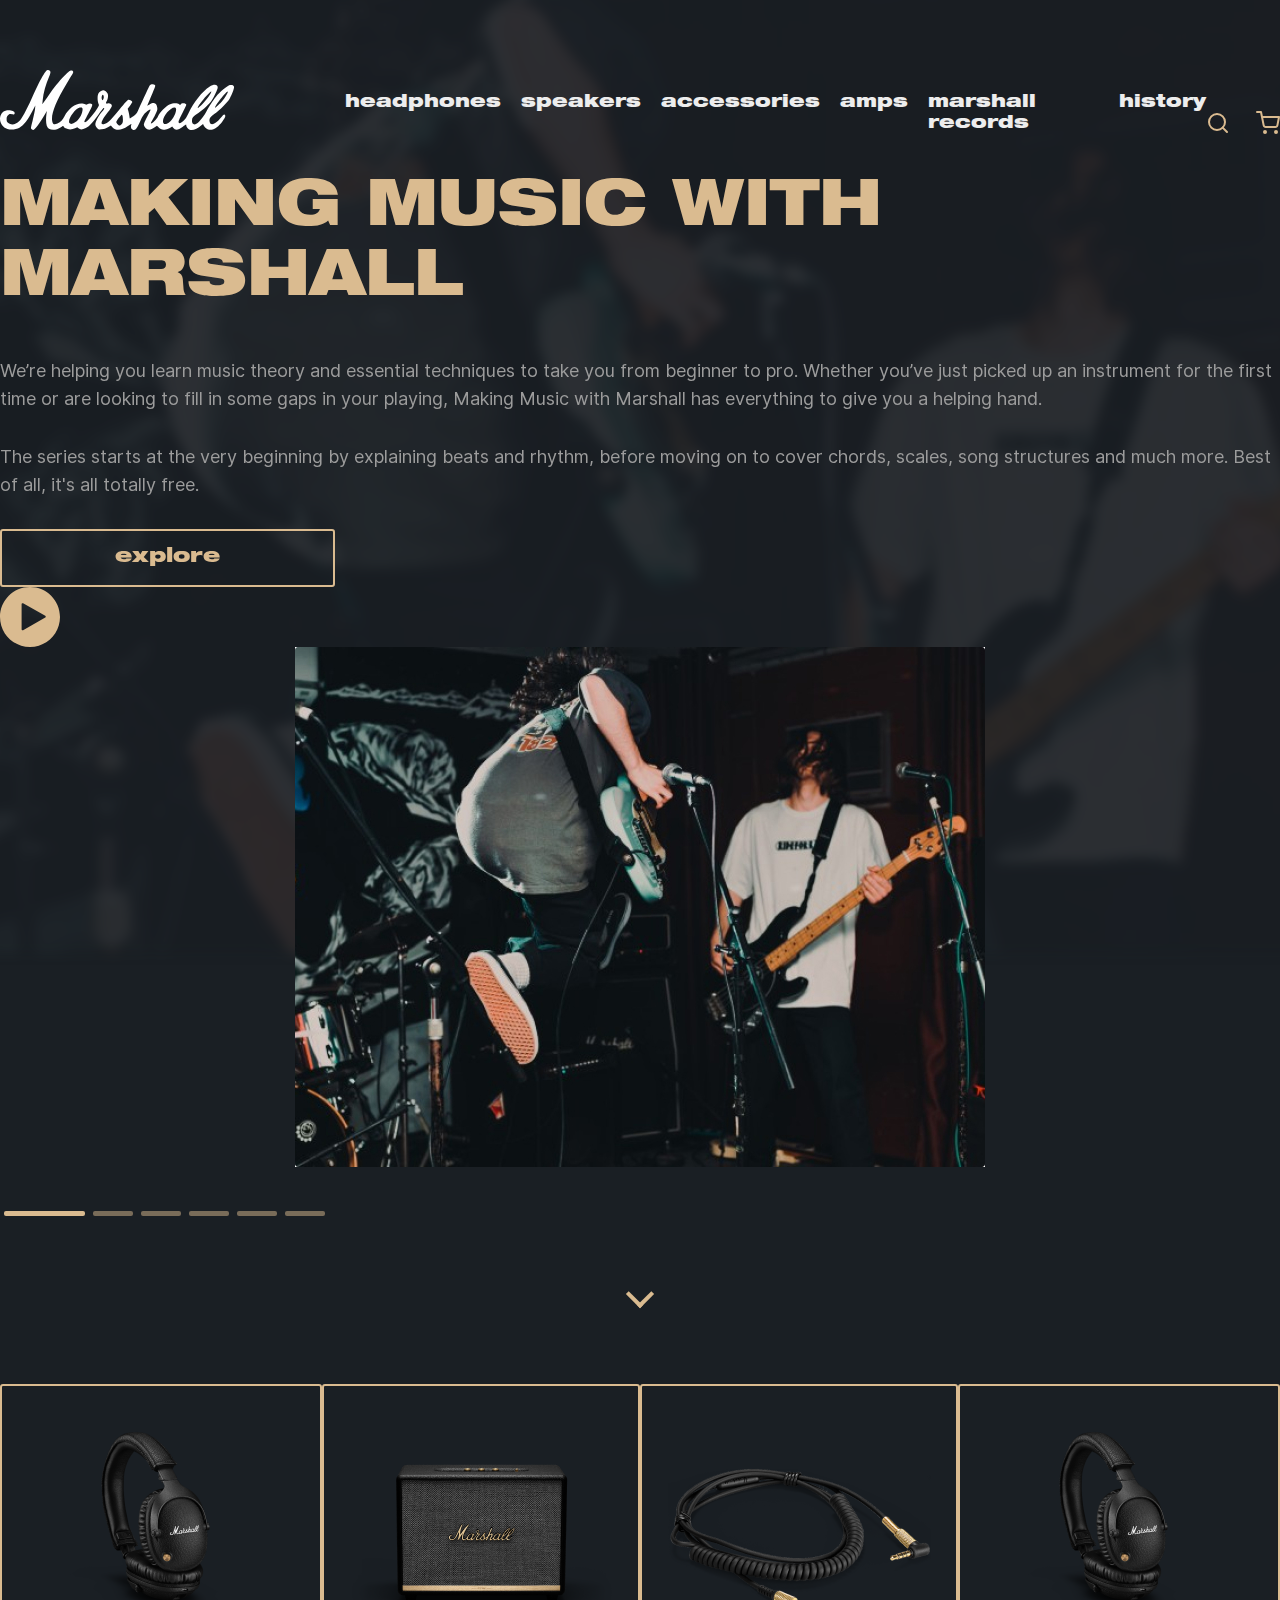
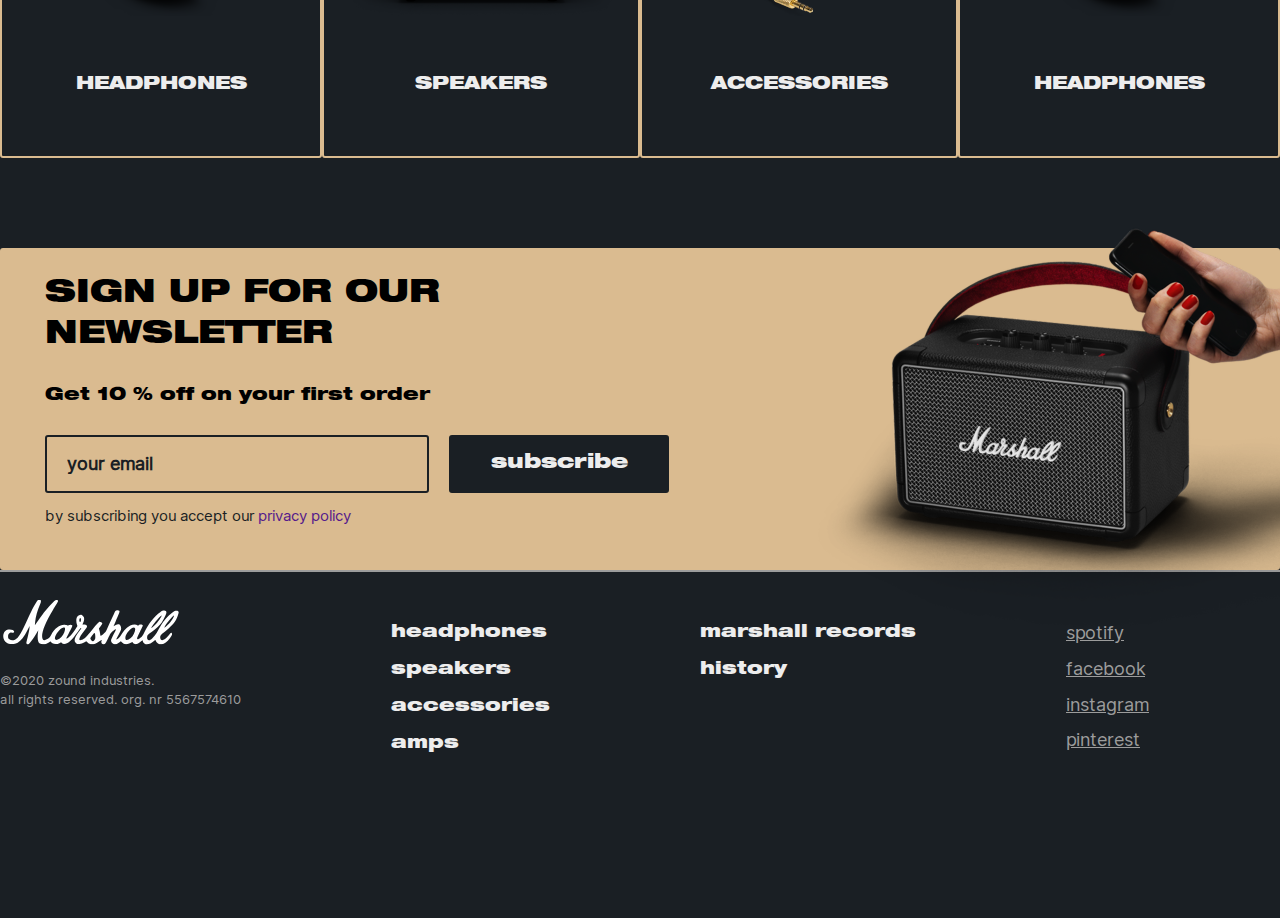
<file: index.html>
<!DOCTYPE html>
<html lang="en">
<head>
  <meta charset="UTF-8">
  <meta name="viewport" content="width=device-width, initial-scale=1.0">
  <title>Marshall shop</title>
  <link rel="stylesheet" href="/css/main/main.css">
  <link rel="stylesheet" href="/css/normalize.css">
  <link rel="stylesheet" href="/css/header/header.css">
  <link rel="stylesheet" href="/css/main/hero.css">
  <link rel="stylesheet" href="/css/main/products.css">
  <link rel="stylesheet" href="/css/main/subscribe.css">
  <link rel="stylesheet" href="/css/footer/footer.css">
  <!-- <link rel="stylesheet" href="/css/adaptive/resolution.css"> -->
  <link rel="stylesheet" href="/css/adaptive/mobile.css">
  <link rel="stylesheet" href="https://unpkg.com/swiper/swiper-bundle.min.css"/>
  <link rel="stylesheet" href="/css/main/swiper.css">
</head>
<body>
<div class="main-screen">
      <header class="header">
        <div class="container">
          <div class="header__top">
            <div class="header__logo">
              <img class="header__logo-img" src="/img/header/logo.svg" alt="Company logo marshal">
            </div>
            <nav class="header__nav">
              <ul class="header__nav-list">
                <li class="header__nav-item">
                  <a href="#" class="header__nav-link">headphones</a>
                </li>
                <li class="header__nav-item">
                  <a href="/speakers.html" class="header__nav-link" target="_blank">speakers</a>
                </li>
                <li class="header__nav-item">
                  <a href="#" class="header__nav-link">accessories</a>
                </li>
                <li class="header__nav-item">
                  <a href="#" class="header__nav-link">amps</a>
                </li>
                <li class="header__nav-item">
                  <a href="#" class="header__nav-link">marshall records</a>
                </li>
                <li class="header__nav-item">
                  <a href="#" class="header__nav-link">history</a>
                </li>
              </ul>
            </nav>
            <div class="header__icons">
              <a class="header__icon-img header__icon--find" href="#">
                <svg width="24" height="24" fill="none" xmlns="http://www.w3.org/2000/svg">
                  <g class="header__icon-find-fill" clip-path="url(#clip0)">
                    <path d="M11 19C15.4183 19 19 15.4183 19 11C19 6.58172 15.4183 3 11 3C6.58172 3 3 6.58172 3 11C3 15.4183 6.58172 19 11 19Z" stroke="#DABB90" stroke-width="2" stroke-linecap="round" stroke-linejoin="round"/>
                    <path d="M21 20.9999L16.65 16.6499" stroke="#DABB90" stroke-width="2" stroke-linecap="round" stroke-linejoin="round"/>
                  </g>
                </svg>
              </a>
              <a class="header__icon-img header__icon--shop" href="#">
                <svg width="24" height="24" fill="none" xmlns="http://www.w3.org/2000/svg">
                  <path d="M9 22C9.55228 22 10 21.5523 10 21C10 20.4477 9.55228 20 9 20C8.44772 20 8 20.4477 8 21C8 21.5523 8.44772 22 9 22Z" stroke="#DABB90" stroke-width="2" stroke-linecap="round" stroke-linejoin="round"/>
                  <path d="M20 22C20.5523 22 21 21.5523 21 21C21 20.4477 20.5523 20 20 20C19.4477 20 19 20.4477 19 21C19 21.5523 19.4477 22 20 22Z" stroke="#DABB90" stroke-width="2" stroke-linecap="round" stroke-linejoin="round"/>
                  <path d="M1 1H5L7.68 14.39C7.77144 14.8504 8.02191 15.264 8.38755 15.5583C8.75318 15.8526 9.2107 16.009 9.68 16H19.4C19.8693 16.009 20.3268 15.8526 20.6925 15.5583C21.0581 15.264 21.3086 14.8504 21.4 14.39L23 6H6" stroke="#DABB90" stroke-width="2" stroke-linecap="round" stroke-linejoin="round"/>
                </svg>
              </a>
              <a href="" class="header__icon-img header__icon--burger">
                <svg width="23" height="17" fill="none" xmlns="http://www.w3.org/2000/svg">
                  <path d="M1.6 0.0273438H9.6C10.0243 0.0273438 10.4313 0.196013 10.7314 0.496245C11.0314 0.796478 11.2 1.20368 11.2 1.62827C11.2 2.05287 11.0314 2.46007 10.7314 2.7603C10.4313 3.06053 10.0243 3.2292 9.6 3.2292H1.6C1.17565 3.2292 0.768687 3.06053 0.468629 2.7603C0.168571 2.46007 0 2.05287 0 1.62827C0 1.20368 0.168571 0.796478 0.468629 0.496245C0.768687 0.196013 1.17565 0.0273437 1.6 0.0273438ZM12.8 12.8348H20.8C21.2243 12.8348 21.6313 13.0034 21.9314 13.3037C22.2314 13.6039 22.4 14.0111 22.4 14.4357C22.4 14.8603 22.2314 15.2675 21.9314 15.5677C21.6313 15.868 21.2243 16.0366 20.8 16.0366H12.8C12.3757 16.0366 11.9687 15.868 11.6686 15.5677C11.3686 15.2675 11.2 14.8603 11.2 14.4357C11.2 14.0111 11.3686 13.6039 11.6686 13.3037C11.9687 13.0034 12.3757 12.8348 12.8 12.8348ZM1.6 6.43106H20.8C21.2243 6.43106 21.6313 6.59973 21.9314 6.89996C22.2314 7.20019 22.4 7.6074 22.4 8.03199C22.4 8.45658 22.2314 8.86378 21.9314 9.16402C21.6313 9.46425 21.2243 9.63292 20.8 9.63292H1.6C1.17565 9.63292 0.768687 9.46425 0.468629 9.16402C0.168571 8.86378 0 8.45658 0 8.03199C0 7.6074 0.168571 7.20019 0.468629 6.89996C0.768687 6.59973 1.17565 6.43106 1.6 6.43106Z" fill="#DABB90"/>
                </svg>
              </a>
            </div>
          </div>
        </div>
      </header>
      <article class="swiper">
        <div class="swiper-container container">
          <div class="swiper-wrapper">
            <div class="swiper-slide">
              <h1 class="swiper-heading section-heading">MAKING MUSIC WITH MARSHALL</h1>
              <div class="swiper-content">
                <div class="swiper-left">
                  <p class="swiper-text about-text">
                    We’re helping you learn music theory and essential techniques to take you from beginner to pro. Whether you’ve just picked up an instrument for the first time or are looking to fill in some gaps in your playing, Making Music with Marshall has everything to give you a helping hand.
                  </p>
                  <p class="swiper-text about-text">
                    The series starts at the very beginning by explaining beats and rhythm, before moving on to cover chords, scales, song structures and much more. Best of all, it's all totally free.
                  </p>
                  <a href="#" class="swiper-btn main-btn--yellow">explore</a>
                </div>
                <div class="swiper-btn-play play--pulse">
                  <svg class="hero__play-img hero__play-event" width="60" height="60" fill="none" xmlns="http://www.w3.org/2000/svg" id="buttonPlay">
                    <!-- <a href="#" class="hero__play-event"> -->
                    <g clip-path="url(#clip0)">
                      <path fill-rule="evenodd" clip-rule="evenodd" d="M30 60C46.5685 60 60 46.5685 60 30C60 13.4315 46.5685 0 30 0C13.4315 0 0 13.4315 0 30C0 46.5685 13.4315 60 30 60ZM45.2659 30.5699C45.9416 30.1868 45.9416 29.2132 45.2659 28.8301L23.0933 16.2573C22.4266 15.8793 21.6 16.3608 21.6 17.1272L21.6 42.2728C21.6 43.0392 22.4266 43.5207 23.0933 43.1427L45.2659 30.5699Z" fill="#DABB90"/>
                      <circle class="footer__circle-link-wrapper" cx="30" cy="30" r="30" stroke="red" fill="transparent" stroke-width="0"/>
                    </g>
                    <!-- </a> -->
                  </svg>
                </div>
                <div class="swiper-right swiper__video-container">
                  <img src="/img/hero/guitarists.jpg" alt="Guitarists playing on the scene" class="swiper__img">
                </div>
              </div>
            </div>
            <div class="swiper-slide">
              <h1 class="swiper-heading section-heading">MAKING MUSIC WITH MARSHALL</h1>
              <div class="swiper-content">
                <div class="swiper-left">
                  <p class="swiper-text about-text">
                    With the COVID-19 pandemic grinding on, Metallica offered fans a newly taped concert for an evening at the drive-in. The Saturday, August 29 screening, which took place in San Antonio and dozens of other cities, served as a reminder that life these days is all about moments, some of them fleeting.
                  </p>
                  <p class="swiper-text about-text">
                    Indeed, prior to the show, the lot felt straight out of a real concert. Patrons milled between cars blasting Metallica, shirtless brahs did their thing and the faintest whiff of weed wafted in the air. Almost a concert cosplay, if you will.
                  </p>
                </div>
                <div class="swiper-right">
                  <img src="/img/hero/hetfield.jpg" alt="James Hatfield on the scene" class="swiper__img">
                </div>
              </div>
            </div>
            <div class="swiper-slide">
              <h1 class="swiper-heading section-heading">MAKING MUSIC WITH MARSHALL</h1>
              <div class="swiper-content">
                <div class="swiper-left">
                  <p class="swiper-text about-text">
                    It is this English company that is considered the reference manufacturer of stage speakers, monitors, guitar amplifiers and sound equipment. It was thanks to Marshall that stacked composite amps were born.But fate has repeatedly tested the strength of the company, from the first days of life presented a serious illness to its creator James Marshall.
                  </p>
                  <p class="swiper-text about-text">
                    In the lives of most new guitarists, there were budget "combo" from Laney, euphonious and powerful Vox with a lamp at the output, venerable and popular Fender ... But everyone dreamed of a unique Marshall. Its warm and enveloping sound cannot be confused with anything, thanks to this signature sound, hundreds of popular bands and artists were born.
                  </p>
                  <p class="swiper-text about-text">
                    In mid-1923, a son, Jim, was born into the family of boxer James Marshall. At the age of five, the child was diagnosed with bone tuberculosis: the boy's bones turned out to be extremely fragile and sensitive to any stress. The only treatment in medicine at the time was complete observance of peace and the hospital bed actually took seven years of his childhood away from Jim.
                  </p>
                </div>
                <div class="swiper-right">
                  <img src="/img/hero/MarshallHistoryIn7.jpg" alt="Jim Marshall" class="swiper__img">
                </div>
              </div>
            </div>
            <div class="swiper-slide">
              <h1 class="swiper-heading section-heading">MAKING MUSIC WITH MARSHALL</h1>
              <div class="swiper-content">
                <div class="swiper-left">
                  <p class="swiper-text about-text">
                    If you have ever attended a live concert of a rock band, jazz band or guitarist, you must have noticed that the stage is filled with huge sound boxes with a proud Marshall inscription.
                  </p>
                  <p class="swiper-text about-text">
                    This gigantic architectural composition is the main source of sound: combo amplifiers and speakers, stacks connected in a single chain and penetrating the listener with kilowatts of powerful drive. And the Marshall emblem was not there by chance.
                  </p>
                  <a href="#" class="swiper-btn main-btn--yellow">explore</a>
                </div>
                <div class="swiper-right">
                  <img src="/img/hero/refrigerator.jpg" alt="Refrigerator in style marshall" class="swiper__img swiper__img-narrow">
                </div>
              </div>
            </div>
            <div class="swiper-slide">
              <h1 class="swiper-heading section-heading">MAKING MUSIC WITH MARSHALL</h1>
              <div class="swiper-content">
                <div class="swiper-left">
                  <p class="swiper-text about-text">
                    Limited edition steel Marshall Major II Steel Edition for true rock sound connoisseurs with deep bass and low distortion. The model can also be used as a headset for a smartphone.
                  </p>
                  <p class="swiper-text about-text">
                    Marshall Major II Bluetooth Bluetooth headphones, capable of shaking any gadget wirelessly and giving up to 30 hours of sound on a single charge. But the best part is that the engineers left the customer with a choice: if desired, MAJOR II BLUETOOTH BLACK can also be used as a wired one - a jack-to-jack cable is supplied in the kit.
                  </p>
                  <a href="#" class="swiper-btn main-btn--yellow">explore</a>
                </div>
                <div class="swiper-right">
                  <img src="/img/hero/MarshallHistoryIn22.jpg" alt="Bluetooth headphones and smartphone in the tattoed arm" class="swiper__img swiper__img-narrow">
                </div>
              </div>
            </div>
            <div class="swiper-slide">
              <h1 class="swiper-heading section-heading">MAKING MUSIC WITH MARSHALL</h1>
              <div class="swiper-content">
                <div class="swiper-left">
                  <p class="swiper-text about-text">
                    We’re helping you learn music theory and essential techniques to take you from beginner to pro. Whether you’ve just picked up an instrument for the first time or are looking to fill in some gaps in your playing, Making Music with Marshall has everything to give you a helping hand.
                  </p>
                  <p class="swiper-text about-text">
                    The series starts at the very beginning by explaining beats and rhythm, before moving on to cover chords, scales, song structures and much more. Best of all, it's all totally free.
                  </p>
                </div>
                <div class="swiper-right">
                  <img src="/img/hero/headphones.jpg" alt="Headphones in the tattoed arm" class="swiper__img">
                </div>
              </div>
            </div>
          </div>
          <div class="swiper-pagination"></div>
        </div>
      </article>
      <article class="hero__scroll-inline">
        <a href="#down-to-hero" class="hero__scroll-icon" id="down-to-hero"> </a>
      </article>
</div>
  <section class="products">
    <div class="container">
      <div class="products__list">
        <a class="products__item item-card" href="#">
          <div class="products__preview">
            <img src="/img/products/headphones.png" alt="Photo headphone" class="product__img">
          </div>
          <div class="products__category-name item-name">
            headphones
          </div>
          <span class="products__more item-more">
            show more
          </span>
        </a>
        <a class="products__item item-card" href="/speakers.html">
          <div class="products__preview">
            <img src="/img/products/speakers.png" alt="Photo speaker" class="product__img">
          </div>
          <div class="products__category-name item-name">
            speakers
          </div>
          <span class="products__more item-more">
            show more
          </span>
        </a>
        <a class="products__item item-card" href="#">
          <div class="products__preview">
            <img src="/img/products/accessories.png" alt="Photo accessorie cable 3.5mm" class="product__img">
          </div>
          <div class="products__category-name item-name">
            accessories
          </div>
          <span class="products__more item-more">
            show more
          </span>
        </a>
        <a class="products__item item-card" href="#">
          <div class="products__preview">
            <img src="/img/products/headphones.png" alt="Photo headphone" class="product__img">
          </div>
          <div class="products__category-name item-name">
            headphones
          </div>
          <span class="products__more item-more">
            show more
          </span>
        </a>
      </div>
    </div>
  </section>
  <section class="subscribe">
      <div class="container custom--container">
        <div class="subscribe__wrapper custom__wrapper">
          <form action="https://jsonplaceholder.typicode.com/posts" method="POST" class="subscribe__form">
            <h2 class="subscribe__form-heading custom-heading">SIGN UP FOR OUR NEWSLETTER</h2>
            <label class="subscribe__label" for="email">Get 10 % off on your first order</label>
            <div class="subscribe__input-inline">
              <input type="email" class="subscribe__input" id="email" placeholder="your email">
              <button type="submit" class="subscribe__btn main-btn--black">
                <span class="button-link-label">subscribe</span>
              </button>
            </div>
            <p class="subscribe__policy">
              BY SUBSCRIBING YOU ACCEPT OUR <a href="" class="subscribe__policy-link" target="_blank">PRIVACY POLICY</a>
            </p>
          </form>
          <img src="/img/subscribe/element-form.png" alt="Image tattooed hand with phone, nails painted red" class="subscribe__img">
        </div>
      </div>
  </section>
  <footer class="footer">
    <div class="container footer--container">
      <div class="footer__list">
        <ul class="footer__column footer--first-column">
          <li class="footer__element footer__logo">
            <img class="header__logo-img footer__logo-img" src="/img/header/logo.svg" alt="Company logo marshal">
          </li>
          <li class="footer__element footer__copyright">
            ©2020 zound industries. <br> all rights reserved. org. nr 5567574610
          </li>
        </ul>
        <ul class="footer__column">
          <li class="footer__element">
            <a href="#" class="footer__white-link" target="_blank">headphones</a>
          </li>
          <li class="footer__element">
            <a href="/speakers.html" class="footer__white-link" target="_blank">speakers</a>
          </li>
          <li class="footer__element">
            <a href="#" class="footer__white-link" target="_blank">accessories</a>
          </li>
          <li class="footer__element">
            <a href="#" class="footer__white-link" target="_blank">amps</a>
          </li>
        </ul>
        <ul class="footer__column">
          <li class="footer__element">
            <a href="#" class="footer__white-link" target="_blank">marshall records</a>
          </li>
          <li class="footer__element">
            <a href="#" class="footer__white-link" target="_blank">history</a>
          </li>
        </ul>
        <ul class="footer__column  footer__icons">
          <li class="footer__element">
            <svg class="footer__social-icon footer__social-link--facebook" width="32" height="32" fill="none" xmlns="http://www.w3.org/2000/svg">
              <path d="M31.9975 15.9986C31.9975 7.16264 24.8347 -0.000244141 15.9988 -0.000244141C7.16288 -0.000244141 0 7.16264 0 15.9986C0 23.984 5.85052 30.6027 13.4989 31.803V20.6232H9.43677V15.9986H13.4989V12.4738C13.4989 8.4641 15.8875 6.24928 19.5419 6.24928C21.2923 6.24928 23.1232 6.56174 23.1232 6.56174V10.4989H21.1059C19.1184 10.4989 18.4985 11.7322 18.4985 12.9974V15.9986H22.9357L22.2264 20.6232H18.4985V31.803C26.1471 30.6027 31.9975 23.984 31.9975 15.9986Z" fill="white"/>
            </svg>
            <a href="#" class="footer__social-link" target="_blank">spotify</a>
          </li>
          <li class="footer__element">
            <svg class="footer__social-icon footer__social-link--instagram" width="32" height="32" fill="none" xmlns="http://www.w3.org/2000/svg">
              <path d="M16 -0.000244141C11.6533 -0.000244141 11.1107 0.0197559 9.404 0.0957559C7.7 0.175756 6.54 0.443756 5.52 0.839756C4.468 1.24776 3.57467 1.79576 2.68533 2.68509C1.796 3.57442 1.24667 4.46642 0.84 5.51976C0.444 6.53976 0.174667 7.69976 0.096 9.40376C0.016 11.1104 0 11.6531 0 15.9998C0 20.3464 0.02 20.8891 0.096 22.5958C0.176 24.2984 0.444 25.4598 0.84 26.4798C1.248 27.5304 1.796 28.4251 2.68533 29.3144C3.57467 30.2024 4.46667 30.7531 5.52 31.1598C6.54133 31.5544 7.70133 31.8251 9.404 31.9038C11.1107 31.9838 11.6533 31.9998 16 31.9998C20.3467 31.9998 20.8893 31.9798 22.596 31.9038C24.2987 31.8238 25.46 31.5544 26.48 31.1598C27.5307 30.7518 28.4253 30.2024 29.3147 29.3144C30.2027 28.4251 30.7533 27.5344 31.16 26.4798C31.5547 25.4598 31.8253 24.2984 31.904 22.5958C31.984 20.8891 32 20.3464 32 15.9998C32 11.6531 31.98 11.1104 31.904 9.40376C31.824 7.70109 31.5547 6.53842 31.16 5.51976C30.752 4.46776 30.2027 3.57442 29.3147 2.68509C28.4253 1.79576 27.5347 1.24642 26.48 0.839756C25.46 0.443756 24.2987 0.174423 22.596 0.0957559C20.8893 0.0157559 20.3467 -0.000244141 16 -0.000244141ZM16 2.87976C20.2707 2.87976 20.78 2.90109 22.4667 2.97442C24.0267 3.04776 24.8733 3.30642 25.436 3.52776C26.1853 3.81709 26.716 4.16376 27.2787 4.72242C27.8373 5.28242 28.184 5.81442 28.4733 6.56376C28.692 7.12642 28.9533 7.97309 29.024 9.53309C29.1 11.2211 29.1173 11.7278 29.1173 15.9998C29.1173 20.2718 29.0973 20.7798 29.0187 22.4664C28.9373 24.0264 28.6773 24.8731 28.4573 25.4358C28.1587 26.1851 27.8187 26.7158 27.2587 27.2784C26.7 27.8371 26.16 28.1838 25.4187 28.4731C24.8587 28.6918 23.9987 28.9531 22.4387 29.0238C20.74 29.0998 20.24 29.1171 15.96 29.1171C11.6787 29.1171 11.1787 29.0971 9.48133 29.0184C7.92 28.9371 7.06 28.6771 6.5 28.4571C5.74133 28.1584 5.22 27.8184 4.66133 27.2584C4.1 26.6998 3.74133 26.1598 3.46133 25.4184C3.24133 24.8584 2.98267 23.9984 2.90133 22.4384C2.84133 20.7584 2.82 20.2398 2.82 15.9798C2.82 11.7184 2.84133 11.1984 2.90133 9.49842C2.98267 7.93842 3.24133 7.07976 3.46133 6.51976C3.74133 5.75976 4.1 5.23976 4.66133 4.67842C5.22 4.11976 5.74133 3.75976 6.5 3.48109C7.06 3.25976 7.90133 2.99976 9.46133 2.91976C11.1613 2.85976 11.6613 2.83976 15.94 2.83976L16 2.87976ZM16 7.78376C11.46 7.78376 7.784 11.4638 7.784 15.9998C7.784 20.5398 11.464 24.2158 16 24.2158C20.54 24.2158 24.216 20.5358 24.216 15.9998C24.216 11.4598 20.536 7.78376 16 7.78376ZM16 21.3331C13.0533 21.3331 10.6667 18.9464 10.6667 15.9998C10.6667 13.0531 13.0533 10.6664 16 10.6664C18.9467 10.6664 21.3333 13.0531 21.3333 15.9998C21.3333 18.9464 18.9467 21.3331 16 21.3331ZM26.4613 7.45976C26.4613 8.51976 25.6 9.37976 24.5413 9.37976C23.4813 9.37976 22.6213 8.51842 22.6213 7.45976C22.6213 6.40109 23.4827 5.54109 24.5413 5.54109C25.5987 5.53976 26.4613 6.40109 26.4613 7.45976Z" fill="white"/>
            </svg>
            <a href="#" class="footer__social-link" target="_blank">facebook</a>
          </li>
          <li class="footer__element">
            <svg class="footer__social-icon footer__social-link--twitter" width="32" height="28" fill="none" xmlns="http://www.w3.org/2000/svg">
              <path d="M31.9387 4.09172C30.7587 4.61038 29.4987 4.96372 28.172 5.12505C29.524 4.31038 30.564 3.02638 31.056 1.49438C29.788 2.23438 28.3827 2.77305 26.8867 3.07305C25.692 1.79438 23.9893 0.994385 22.0987 0.994385C18.476 0.994385 15.5387 3.93172 15.5387 7.55038C15.5387 8.07038 15.5987 8.57038 15.708 9.04905C10.2547 8.79172 5.42133 6.17305 2.18667 2.21438C1.61733 3.17705 1.29867 4.29572 1.29867 5.51438C1.29867 7.79438 2.45867 9.79838 4.216 10.9757C3.14 10.9411 2.128 10.6451 1.24533 10.1544V10.2357C1.24533 13.4157 3.50267 16.0677 6.50667 16.6717C5.956 16.8197 5.37467 16.8997 4.77867 16.8997C4.36 16.8997 3.95867 16.8597 3.55733 16.785C4.39867 19.389 6.81733 21.2877 9.696 21.3411C7.456 23.0997 4.61733 24.1477 1.56 24.1477C1.04 24.1477 0.521333 24.1171 0 24.0584C2.91867 25.9171 6.35733 27.0037 10.076 27.0037C22.148 27.0037 28.7413 17.0091 28.7413 8.35572C28.7413 8.07705 28.7413 7.79572 28.7213 7.51572C30.0027 6.59705 31.1213 5.43572 32.0013 4.11838L31.9387 4.09172Z" fill="white"/>
            </svg>
            <a href="#" class="footer__social-link" target="_blank">instagram</a>
          </li>
          <li class="footer__element">
            <svg class="footer__social-icon footer__social-link--sportyfy" width="32" height="32" fill="none" xmlns="http://www.w3.org/2000/svg">
              <path d="M16 -0.000244141C7.2 -0.000244141 0 7.19976 0 15.9998C0 24.7998 7.2 31.9998 16 31.9998C24.8 31.9998 32 24.7998 32 15.9998C32 7.19976 24.88 -0.000244141 16 -0.000244141ZM23.3613 23.1198C23.0413 23.5984 22.4813 23.7598 22 23.4398C18.24 21.1198 13.52 20.6384 7.91867 21.9184C7.36133 22.0811 6.88 21.6798 6.72 21.1998C6.56 20.6384 6.96 20.1598 7.44 19.9998C13.52 18.6384 18.8 19.1998 22.96 21.7598C23.52 21.9998 23.5987 22.6384 23.3613 23.1198ZM25.2813 18.7198C24.88 19.2798 24.16 19.5198 23.5987 19.1198C19.28 16.4798 12.72 15.6798 7.68 17.2798C7.04133 17.4398 6.32 17.1198 6.16 16.4798C6 15.8398 6.32 15.1184 6.96 14.9584C12.8 13.1998 20 14.0811 24.96 17.1198C25.4413 17.3611 25.68 18.1598 25.2813 18.7198ZM25.4413 14.2398C20.32 11.1998 11.76 10.8798 6.88 12.4011C6.08 12.6398 5.28 12.1598 5.04 11.4398C4.8 10.6384 5.28 9.83976 6 9.59842C11.68 7.91842 21.04 8.23842 26.9613 11.7598C27.68 12.1598 27.92 13.1198 27.52 13.8398C27.1213 14.4011 26.16 14.6384 25.4413 14.2398Z" fill="white"/>
            </svg>
            <a href="#" class="footer__social-link" target="_blank">pinterest</a>
          </li>
        </ul>
      </div>
    </div>
  </footer>
  <script src="/src/modules/video.js"></script>
  <script src="https://unpkg.com/swiper/swiper-bundle.min.js"></script>
  <script src="/src/modules/swiper.js"></script>

</body>
</html>
</file>
<file: css/main/main.css>
@font-face {
  font-family: 'Helvetica';
  src: url('/fonts/Helvetica-Neue-LT-Std-93-Black.woff') format('woff'),
    url('/fonts/Helvetica-Neue-LT-Std-93-Black.woff2') format('woff2');
  font-display: swap;
  font-weight: 700;
  font-style: normal;
}

@font-face {
  font-family: 'Inter';
  src: url('/fonts/Inter-Regular.woff') format('woff'),
    url('/fonts/Inter-Regular.woff2') format('woff2');
  font-display: swap;
  font-weight: 500;
  font-style: normal;
}

@font-face {
  font-family: 'Inter';
  src: url('/fonts/Inter-LightBETA.woff') format('woff'),
    url('/fonts/Inter-LightBETA.woff2') format('woff2');
  font-display: swap;
  font-weight: 300;
  font-style: normal;
}

@font-face {
  font-family: 'Montserrat';
  src: url('/fonts/montserrat-semibold-webfont.woff2') format('woff2'),
       url('/fonts/montserrat-semibold-webfont.woff') format('woff');
  font-weight: 600;
  font-style: normal;
}

@font-face {
  font-family: 'Montserrat';
  src: url('/fonts/montserrat-regular-webfont.woff2') format('woff2'),
       url('/fonts/montserrat-regular-webfont.woff') format('woff');
  font-weight: 400;
  font-style: normal;
}

::-webkit-scrollbar {
  display: none;
  }

  /* main color of elements on the page */
:root {
  --main-bg-page-color: #1A1F24;
  --focus-outline-color: #DABB90;
  --main-theme-color: #DABB90;
  --section-heading-color: #DABB90;
  --main-text-color: #9C9C9C;
  --second-text-color: #1A1F24;
  --main-btn--yellow: #DABB90;
  --main-btn--black: #1A1F24;
  --section-border-color: #9C9C9C;
  --white-link-color: #EDEDED;
  --grey-link-color: #838688;
}

  /* block size with description of a category or product */
:root {
  --product-width: 335px;
  --product-height: 374px;
  --product-width-mobile: 333px;
  --product-height-mobile: 58px;
}

html {
  font-family: sans-serif;
  background-color: var(--main-bg-page-color);
  --webkit-user-select: none;
  user-select: none;
  scroll-behavior: smooth;
}

body {
  display: flex;
  flex-direction: column;
  justify-content: center;
}

a {
  text-decoration: none;
}

ul {
  list-style: none;
  margin: 0;
  padding: 0;
}

:focus {
  outline: 2px solid var(--focus-outline-color);
}

.main-screen::before {
  content: '';
  position: absolute;
  left: 0; right: 0;
  top: 0; bottom: 0;
  z-index: -1;

  background: url('/img/hero/bg.jpg') center / cover no-repeat;
  filter: blur(5px) opacity(10%);
  transform: scale(1.12);
}

.container {
  max-width: 1400px;
  margin-right: auto;
  margin-left: auto;
}

.section-heading {
  font-family: Helvetica;
  font-weight: 700;
  font-size: 62px;
  line-height: 70px;
  text-align: left;
  color: var(--section-heading-color);
}

/* Common styles for products__item Type Items */

.item-card {
  display: flex;
  flex-direction: column;
  justify-content: flex-end;
  align-items: center;
  padding-bottom: 30px;
  padding-top: 10px;
  width: var(--product-width);
  height: var(--product-height);

  border: 2px solid var(--main-theme-color);
  border-radius: 3px;
  transition: .1s;
}

.item-card:hover {
  background-color: var(--main-theme-color);
}

.item-card:active {
  box-shadow: inset 0px 0px 10px 5px rgba(0,0,0,0.6);
}

.item-card:hover .products__more{
  opacity: 1;
}

.item-card:hover .item-name {
  color: var(--main-btn--black);
}

.item-name {
  margin-top: 54px;

  font-family: Helvetica;
  font-weight: 700;
  font-size: 18px;
  line-height: 22.82px;
  color: var(--white-link-color);
  text-transform: uppercase;
  transition: .3s;
}

.item-more {
  margin-top: 10px;
  opacity: 0;

  font-family: Inter;
  font-weight: 400;
  font-size: 16px;
  line-height: 19.36px;
  color: var(--second-text-color);
  transition: .6s .05s linear;
}

/* --------------------------------------------- */
/* Common styles for yellow container */

.custom--container {
  border-bottom: 2px solid var(--section-border-color);
}

.custom__wrapper {
  margin-top: 90px;
  max-height: 322px;
  padding: 2px 45px 70px 45px;

  border-radius: 3px;
  background-color: var(--main-theme-color);
}

.custom-heading {
  max-width: 625px;
  font-family: Helvetica;
  font-weight: 500;
  font-size: 32px;
  line-height: 41px;
}

.about-text {
  padding: 0 0 30px 0;
  margin: 0;

  font-family: Inter;
  font-weight: 400;
  font-size: 18px;
  line-height: 28px;
  text-align: left;
  color: var(--main-text-color);
}

.main-btn--yellow {
  display: flex;
  align-items: center;
  justify-content: center;
  width: 335px;
  height: 58px;

  font-family: Helvetica;
  font-weight: 900;
  font-size: 20px;
  line-height: 20px;
  color: var(--section-heading-color);

  border: 2px solid var(--main-btn--yellow);
  border-radius: 3px;
  transition: .3s;
}

.main-btn--black {
  display: flex;
  align-items: center;
  justify-content: center;
  width: 335px;
  height: 58px;

  background-color: var(--main-btn--black);
  border: 2px solid var(--main-btn--black);
  border-radius: 3px;
  transition: .3s;
}

.main-btn--yellow:hover {
  cursor: pointer;
  background: var(--main-btn--yellow);
  color: var(--main-btn--black);
}

.main-btn--black:hover {
  cursor: pointer;
  background: var(--main-btn--yellow);
  border: 2px solid #1A1F24;
}

.main-btn--black:hover  {
  background: rgba(255, 255, 255, 0.659);
  border: 2px solid #1A1F24;
}
</file>
<file: css/header/header.css>
* {
  box-sizing: border-box;
}

.header {
  background: transparent;
}

.header__top {
  display: flex;
  position: relative;
  align-items: flex-end;
  justify-content: space-between;
  padding-top: 70px;
}

.header__bottom {
  display: flex;
  position: relative;
  margin-top: 25px;
}

.header__logo {
  margin-right: 110px;
}

.header__nav-list {
  display: flex;
}

.header__nav-item {
  position: relative;
  font-family: Helvetica;
  font-weight: 700;
  font-size: 18px;
  line-height: 22,82px;
  text-align: left;
}

.header__nav-link {
  color: var(--white-link-color);
  transition: .3s;
}

.header__nav-link:hover {
  color: var(--main-theme-color);
}

.header__nav-link::before {
  width: 60%;
  left: 20%;
  right: 20%;
  bottom: -17px;
  content:"";
  display: inline;
  position: absolute;
  color: transparent;
}

.header__nav-link:hover::before {
  transition: .5s;
  transition-delay: 50ms;
  border-bottom: 1px solid var(--main-theme-color);
}

.header__nav-item:not(:last-child) {
  margin-right: 20px;
}

.header__icons {
  display: flex;
  transform: translateY(5px);
}

.header__icon--shop {
  margin-left: 26px;
}

.header__icon--burger {
  display: none;
  margin-left: 26px;
}

.header__icon--shop {
  display: flex;
  flex-direction: column;
}

.header__icon-img:hover {
  animation: icon-find-pulse .5s both infinite;
}

@keyframes icon-find-pulse {
  0% {
    transform: scale(1);
  }
  15% {
    transform: scale(1.3);
  }
  100% {
    transform: scale(1);
  }
}
</file>
<file: css/main/hero.css>
* {
  box-sizing: border-box;
}

.hero--heading {
  display: flex;
  flex-wrap: wrap;
  max-width: 730px;
  padding-top: 70px;
}

.hero__text {
  padding: 0 0 30px 0;
  margin: 0;

  font-family: Inter;
  font-weight: 400;
  font-size: 18px;
  line-height: 28px;
  text-align: left;
  color: var(--main-text-color);
}

.hero__btn-play-wrapper {
  position: absolute;
  top: 55%;
  left: 2%;
  transition: .5s;
}

.hero__play-img {
  z-index: 1000;
}

.play--pulse {
  display: flex;
  align-items: center;
  justify-content: center;
  position: absolute;
  width: 60px;
  height: 60px;
  border-radius: 50%;
 }

.play--pulse {
  position: relative;
  transition: .5s;
 }

.play--pulse:hover::before,
.play--pulse:hover::after {
  content: '';
  position: absolute;
  border: 1px solid #DABB90;
  left: -20px;
  right: -20px;
  top: -20px;
  bottom: -20px;
  border-radius: 50%;
  animation: pulse 1.2s linear infinite;
  opacity: 0;
}

.play--pulse:hover::after {
  animation-delay: .35s;
}

 @keyframes pulse {
  0% {
   transform: scale(0.5);
   opacity: 0;
  }
  50% {
   opacity: 1;
  }
  100% {
   transform: scale(1.2);
   opacity: 0;
  }
}

.hero__about {
  display: flex;
}

.hero__top {
  display: flex;
}

.hero__scroll-inline {
  display: flex;
  justify-content: center;
  margin-top: 60px;
}

.hero__scroll-icon {
  width: 20px;
  height: 20px;
  border-top: 4px solid var(--main-theme-color);
  border-right: 4px solid var(--main-theme-color);
  transform: rotate(135deg);
}

.hero__scroll-icon:hover {
  animation: triangle-pulse .5s both infinite;
}

@keyframes triangle-pulse {
  0% {
    transform: translateY(0px) rotate(135deg);
  }
  45% {
    transform: translateY(4px) rotate(135deg);
  }
  100% {
    transform: translateY(0px) rotate(135deg);
  }
}

.hero__right-block {
  display: flex;
  margin-left: 90px;
}

.hero__left-block {
  display: flex;
  flex-direction: column;
}

.hero__img {
  height: 520px;
  width: 690px;
  left: 970px;
  top: 428px;

  border-radius: 3px;
}

.play--hidden {
  visibility: hidden;
}

#down-to-hero {
  transition: .5s;
}
</file>
<file: css/main/products.css>
.products {
  margin-top: 80px;
}

.products__list {
  display: flex;
  justify-content: space-between;
}

.products__category-name {
  margin-top: 54px;

  font-family: Helvetica;
  font-weight: 700;
  font-size: 18px;
  line-height: 22.82px;
  color: var(--white-link-color);
  text-transform: uppercase;
  transition: .3s;
}

.products__more {
  margin-top: 10px;
  opacity: 0;

  font-family: Inter;
  font-weight: 400;
  font-size: 16px;
  line-height: 19.36px;
  color: var(--second-text-color);
  transition: .6s .05s linear;
}

.products__item:hover .products__more{
  opacity: 1;
}

.products__item:hover .products__category-name {
  color: var(--main-btn--black);
}

.products__item:hover .products__more:focus{
  outline: none;
}
</file>
<file: css/main/subscribe.css>
.subscribe__wrapper {
  display: flex;
  flex-direction: column;
  justify-content: space-between;
  margin-top: 90px;
  max-height: 322px;
  padding: 0px 45px 70px 45px;

  border-radius: 3px;
  background-color: var(--main-theme-color);
}

.subscribe--container {
  padding-bottom: 150px;
  border-bottom: 2px solid var(--section-border-color);
}

.subscribe__input-inline {
  margin-top: 25px;
  max-height: 58px;
  display: flex;
}

.subscribe__form-heading {
  max-width: 625px;
  font-family: Helvetica;
  font-weight: 500;
  font-size: 32px;
  line-height: 41px;
}

.subscribe__label {
  font-family: Helvetica;
  font-weight: 500;
  font-size: 18px;
  line-height: 27px;
}

.subscribe__input {
  margin-right: 20px;
  padding: 20px;
  width: 384px;

  background-color: var(--main-theme-color);
  border: 2px solid #1A1F24;
  border-radius: 3px;
}

.subscribe__input::placeholder {
  font-family: Inter;
  font-weight: 700;
  font-size: 18px;
  line-height: 28px;
  text-align: left;
  color: var(--main-btn--black);
}

.subscribe__input {
  font-family: Inter;
  font-weight: 700;
  font-size: 18px;
  line-height: 28px;
  text-align: left;
  color: var(--main-btn--black);
}

.button-link-label {
  font-family: Helvetica;
  font-weight: 500;
  font-size: 20px;
  line-height: 20px;

  color: #EDEDED;
  transition: .5s;
}

.main-btn--black {
  width: 220px;
}

.main-btn--black:hover .button-link-label {
  color: var(--main-btn--black);
}

.subscribe__policy {
  font-family: Inter;
  font-weight: 500;
  font-size: 15px;
  line-height: 15px;
  text-align: left;
  color: var(--main-btn--black);
  text-transform: lowercase;
}

.subscribe__img {
  width: 582px;
  height: 495px;
  position: relative;
  top: -385px; right: -773px;
}
</file>
<file: css/footer/footer.css>
.footer--container {
  padding-top: 50px;
}

.footer__logo-img {
  transform: scale(.75) translateX(-35px);
}

.footer__list {
  display: flex;
}

.footer__column:not(:first-child) {
  margin-left: 150px;
}

.footer--first-column {
  transform: translateY(-30px);
}

.footer__white-link {
  font-family: Helvetica;
  font-weight: 500;
  font-size: 18px;
  line-height: 22.82px;

  color: #EDEDED;
  transition: .5s;
}

.footer__social-link {
  font-family: Inter;
  font-weight: 400;
  font-size: 18px;
  line-height: 21.78px;
  text-decoration: underline;
  color: var(--main-text-color);
}

.footer__copyright {
  font-family: Inter;
  font-weight: 400;
  font-size: 13px;
  line-height: 19.5px;
  color: var(--main-text-color);
}

.footer__element:not(:last-child) {
  margin-bottom: 14px;
}

.footer__element:last-child {
  margin-bottom: 163px;
}

.footer__element--social:not(:last-child) {
  margin-bottom: 15px;
}

.footer__social-icon {
  display: none;
}
</file>
<file: css/adaptive/resolution.css>
@media (max-width: 1400px) {
  .main-screen::before {
    display: none;
  }

  .container {
    width: 1200px;
    padding-left: 20px;
    padding-right: 20px;
  }

  .footer--container {
    max-width: 1200px;
    padding-left: 20px;
    padding-right: 20px;
  }

  .subscribe__wrapper {
    /* width: 1200px; */
  }

  .subscribe__img {
    transform: translateX(-200px);
  }

  .header__icons {
    margin-left: 40px;
    margin-right: 40px;
  }

  .item-card:nth-child(3n) {
    margin-right: 0px;
  }

  .item-card:nth-child(4n) {
    margin-top: 0px;
    margin-right: 20px;
  }

  .products__list {
    display: flex;
    flex-wrap: wrap;
    justify-content: space-around;
    margin-left: 100px;
  }

  .price__list {
    display: flex;
    flex-wrap: wrap;
    justify-content: space-around;
    margin-left: 0px;
  }

  .headphones__right {
    margin-left: 20px;
  }
}

@media (max-width: 1150px) {
  .container {
    max-width: 1100px;
    padding-left: 20px;
    padding-right: 20px;
  }

  .footer--container {
    max-width: 1100px;
    padding-left: 20px;
    padding-right: 20px;
  }

  /* .subscribe__wrapper {
    max-width: 768px;
  } */

  .products__list {
    display: flex;
    flex-wrap: wrap;
    justify-content: space-around;
    padding-left: 50px;
  }

  .item-card:nth-child(3n) {
    margin-right: 0px;
  }

  .item-card:nth-child(4n) {
    margin-top: 0px;
    margin-right: 20px;
  }

  .price__list {
    display: flex;
    flex-wrap: wrap;
    justify-content: space-around;
    margin-left: 0px;
  }
}

@media (max-width: 1087px) {
  .item-card:nth-child(odd) {
    margin-top: 0px;
    margin-right: 0px;
  }

  .item-card:nth-child(even) {
    margin-top: 0px;
    margin-right: 0px;
  }

  .price__list {
    display: flex;
    flex-wrap: wrap;
    justify-content: space-evenly;
    margin-left: 0px;
  }
}
</file>
<file: css/adaptive/mobile.css>
@media (max-width: 875px) {

  .container {
    max-width: 875px;
    padding-left: 20px;
    padding-right: 20px;
  }

  .hero__left-block { height: 80%; }

  .section-heading { margin-top: 0; }

  .swiper__script-container {
    display: flex;
    justify-content: center;
    max-width: 875px;
    padding-left: 20px;
    padding-right: 20px;

    transform: translateY(-8em);
  }

  .header__nav { display: none; }

  .header { width: 875px; }

  .hero__about {
    display: flex;
    flex-direction: column;
  }

  .hero__left-block {
    display: flex;
    flex-direction: column;
  }

  .hero__right-block { margin: 0; }

  .swiper-btn-play {
    position: relative;
    left: 35%;
    transform: translateY(25em);
  }

  .swiper-btn {
    position: relative;
    left: 27%;
    transform: translateY(30.4em);
    /* margin-bottom: 60px; */
  }

  .hero__scroll-inline {
    transform: translateY(2.4em);
  }
}

@media (max-width: 450px) {
  html, body {
    overflow-x: hidden;
  }

  .container {
    width: 390px;
    padding: 0px;
    margin: 10px 25px 0 25px;
    overflow-x: hidden;
  }

  .products__list {
    display: flex;
    flex-direction: column;
    margin: 0;
    padding: 0;
  }

  .subscribe__img { display: none; }

  .subscribe__form {
    margin: 0;
    padding: 0;
    display: flex;
    flex-direction: column;
    justify-content: flex-start;
    width: 373px;
    height: 350px;
  }

  .subscribe__wrapper {
    margin-bottom: 61px;
    height: 350px;
    padding: 25px;
  }

  .custom__wrapper {
    padding: 25px;
  }

  .subscribe__input-inline {
    display: flex;
    flex-direction: column;
  }

  .products__item {
    margin: 15px;
  }

  .header__top {
    transform: translateX(-30px);
    padding: 0;
    padding-left: 25px;
    display: flex;
    align-items: flex-end;
  }

  .header__icons { transform: scale(.9); }

  .header__icon-img:not(:first-child) { margin-left: 33px; }

  .header__icon--burger {
    transform: translateY(4px);
    display: block;
  }

  .hero__about {
    display: flex;
    flex-direction: column;
    height: 700px;
  }

  .hero__left-block { min-height: 450px; }

  .swiper-heading {
    font-size: 24px;
    line-height: 30px;
  }

  .hero__right-block {
    display: flex;
    margin: 0;
    padding: 0;
  }

  .swiper__script-container {
    transform: translateY(-15em);
    margin-top: 20px;
    padding-left: 20px;
  }

  .swiper__img { transform: scale(.6); }

  .swiper-btn-play {
    transform: scale(.5) translateY(16em) translateX(-3em);
    z-index: 1000;
  }

  .swiper-btn {
    transform: translateX(-5em) translateY(17.5em);
    width: 373px;
    height: 45px;
  }

  .header__logo {
    margin: 0;
    transform: scale(.55) translateX(-50px) translateY(20px);
  }

  .speakers--heading {
    font-size: 27px;
    line-height: 30px;
    margin-top: 30px;
    margin-bottom: 15px;
  }

  .speakers__text {
    font-size: 16px;
    min-width: 372px;
    line-height: 21px;
  }

  .header__bottom { display: none; }

  .headphones__img-shadow { display: none; }

  .headphones__left { display: none;}

  .accordion {
    padding: 0;
    padding-bottom: 15px;
    margin-top: 0;
    margin-bottom: 30px;
    max-height: 50px;
    font-size: 16px;
    line-height: 20px;
  }

  .active {
    font-size: 16px;
    line-height: 20px;
  }

  .active:after {
    transform: translateY(10px);
    font-size: 12px;
    line-height: 15px;
  }

  .panel {
    justify-content: center;
    max-height: 0;
    margin-bottom: 20px;
    padding-left: 0 15px 0 15px;
  }

  .filter__btn {
    margin: 15px 0 0 0;
    padding: 15px 0 15px 0;
  }

  .filter__btn:first-child { margin: 0px 0 0 0; }

/* Swap the buttons. Shortened the syntax, because it is inconvenient to read. */

  .panel {
    flex-flow: column-reverse nowrap;
    justify-content: space-between;
    align-items: center;
  }

  .filter__btn:nth-child(1) { order: 11; }
  .filter__btn:nth-child(2) { order: 8; }
  .filter__btn:nth-child(3) { order: 5; }
  .filter__btn:nth-child(5) { order: 10; }
  .filter__btn:nth-child(6) { order: 7; }
  .filter__btn:nth-child(7) { order: 4; }
  .filter__btn:nth-child(9) { order: 9; }
  .filter__btn:nth-child(10) { order: 6; }
  .filter__btn:nth-child(11) { order: 3; }

  .price__item:nth-child(6) { display: none; }
  .price__item:nth-child(7) { display: none; }
  .price__item:nth-child(8) { display: none; }
  .price__item:nth-child(9) { display: none; }
  .price__item:nth-child(10) { display: none; }
  .price__item:nth-child(11) { display: none; }

  .filter__btn-more {
    display: flex;
    flex: 1 1 auto;
    margin: 35px 0 0 0;
    padding: 15px 0 15px 0;
  }

  .subscribe__input {
    margin-bottom: 14px;
    width: 333px;
    height: 58px;
  }

  .subscribe__label {
    padding-top: 10px;

    font-family: Montserrat;
    font-size: 16px;
    line-height: 16px;
    font-weight: 600;
    text-align: left;
    text-transform: none;
    color: var(--main-btn--black);
  }

  .subscribe__btn {
    padding: 20px;
    width: var(--product-width-mobile);
    height: var(--product-height-mobile);
  }

  .subscribe__policy {
    transform: translateY(5em);
  }

  .headphones__wrapper {
    min-height: 266px;
    width: 373px;
    padding: 25px;
    margin-top: 70px;
    margin-bottom: 48px;
  }

  .headphones__right {
    display: flex;
    flex-direction: column;
    max-height: 266px;
    margin: 0;
    padding: 0;
  }

  .headphones__text {
    font-family: Montserrat;
    font-size: 17px;
    line-height: 23px;
    text-align: left;
    text-transform: none;
    color: var(--main-btn--black);
    opacity: 1;
  }

  .headphones__btn-shop {
    max-width: 325px;
  }

  .subscribe__form-heading {
    margin-bottom: 0;
    margin-top: 0;
    font-size: 25px;
    line-height: 34px;
  }

  .footer__list {
    display: flex;
    flex-direction: column;
    justify-content: center;
    align-items: center;
  }

  .footer--first-column {
    padding: 0;
    margin: 0;
    transform: scale(.9) translateX(20px);
  }

  .footer__copyright { display: none; }

  .footer__column:not(:first-child) {
    margin-left: 0;
    padding: 0;
  }

  .footer__column {
    display: flex;
    flex-direction: column;
    justify-content: center;
    align-items: center;
  }

  .footer__column:nth-child(3) {
    margin-top: 10px;
  }

  .footer__element:last-child {
    margin: 0;
  }

  .footer__white-link {
    font-family: Montserrat;
    font-weight: 400;
    font-size: 22px;
    line-height: 26px;
    text-transform: none;
    opacity: 1;
  }

  .footer__icons {
    display: flex;
    flex-direction: row;
    margin-top: 35px;
    margin: 35px 0 80px 0;
  }

  .footer__social-icon {
    display: block;
  }

  .footer__social-icon {
    margin-left: 35px;
  }

  .footer__social-link--sportyfy {
    transform: translateY(-7px);
  }

  .footer__social-link { display: none; }

  .footer__social-link--facebook {
    margin-left: 0;
  }


}
</file>
